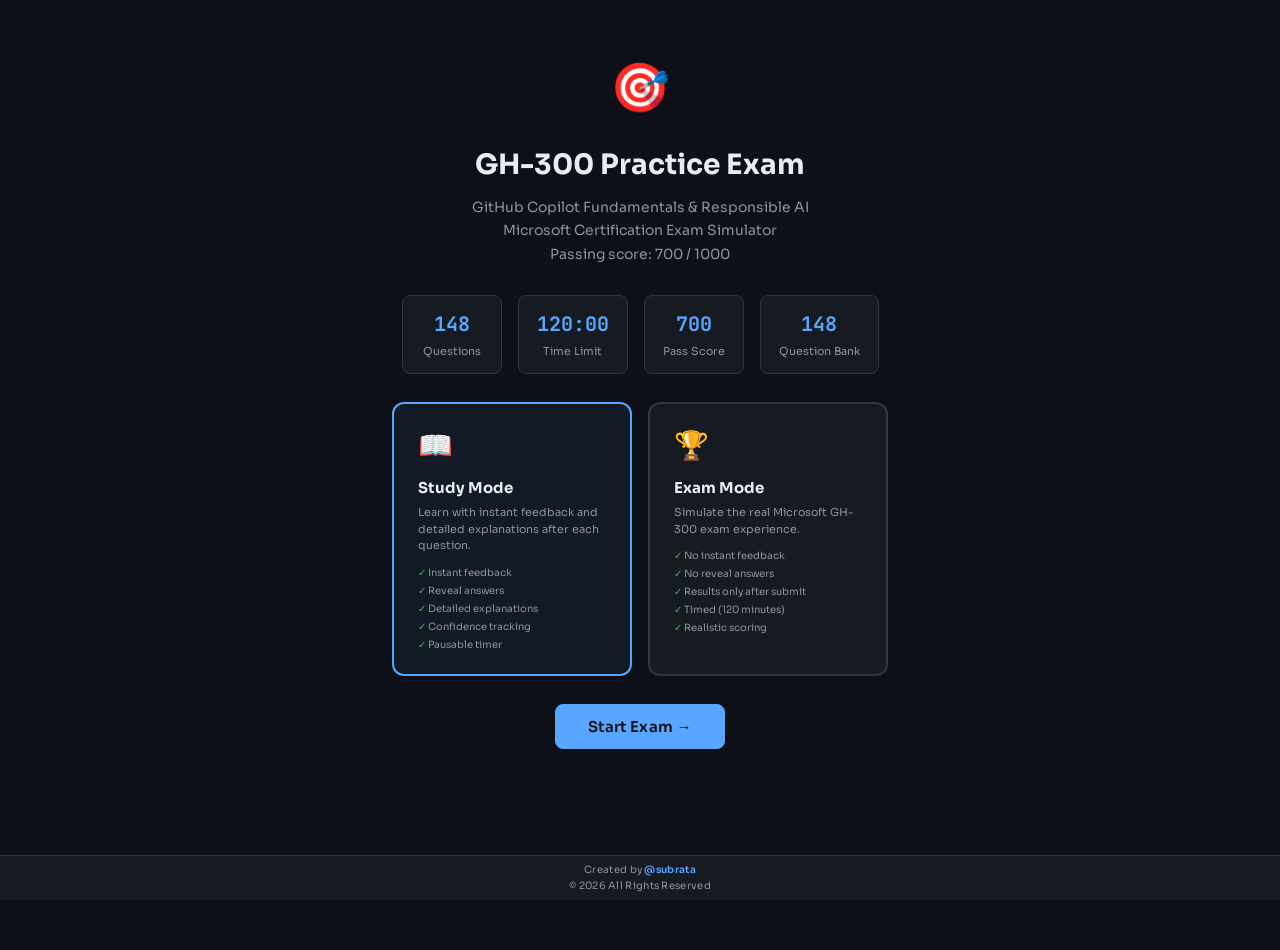
<file: index.html>
<!DOCTYPE html>
<html lang="en">
<head>
  <meta charset="UTF-8">
  <meta http-equiv="refresh" content="0; url=exam.html">
  <title>Redirecting...</title>
</head>
<body>
  <p>Redirecting to <a href="exam.html">Exam</a>...</p>
</body>
</html>
</file>
